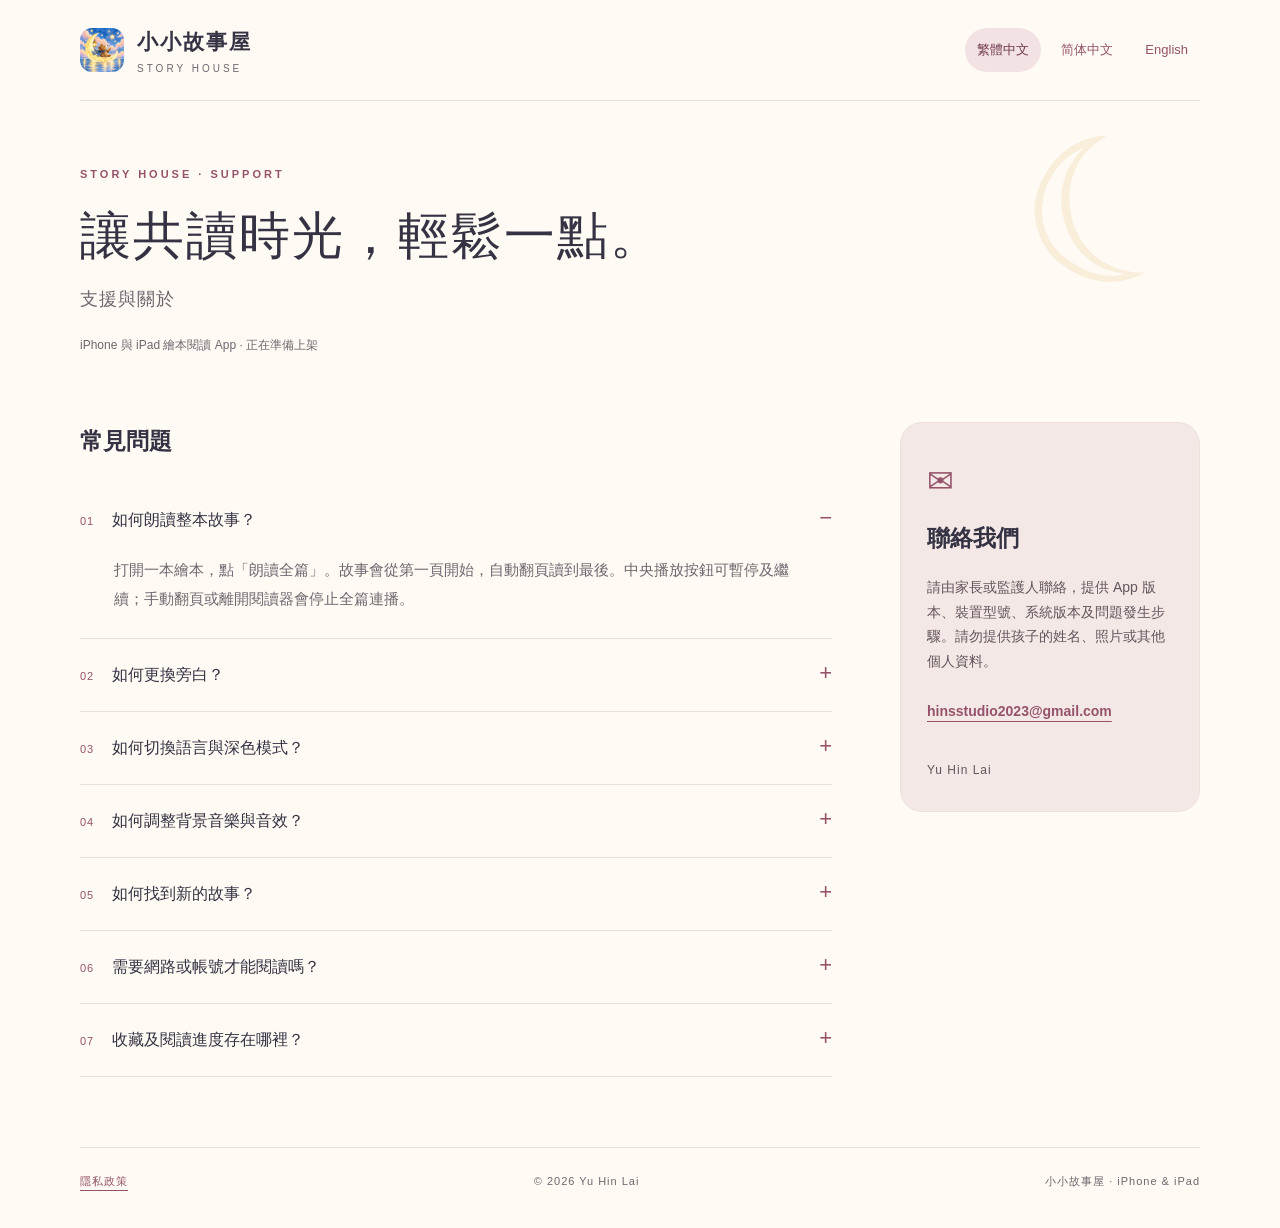
<file: index.html>
<!doctype html>
<html lang="zh-Hant">
<head>
<meta charset="utf-8"><meta name="referrer" content="strict-origin-when-cross-origin"><meta name="viewport" content="width=device-width, initial-scale=1">
<title>小小故事屋 · 支援與關於</title>
<meta name="description" content="讓共讀時光，輕鬆一點。 請由家長或監護人聯絡，提供 App 版本、裝置型號、系統版本及問題發生步驟。請勿提供孩子的姓名、照片或其他個人資料。">
<meta name="theme-color" content="#fffaf3">
<link rel="icon" href="app-icon.png">
<link rel="stylesheet" href="styles.css">
</head>
<body>
<header>
<a class="brand" href="./" aria-label="小小故事屋"><img src="app-icon.png" width="44" height="44" alt=""><span>小小故事屋<small>STORY HOUSE</small></span></a>
<nav aria-label="Language">
<a href="./" lang="zh-Hant" aria-current="page">繁體中文</a>
<a href="zh-Hans/" lang="zh-Hans" >简体中文</a>
<a href="en/" lang="en" >English</a>
</nav>
</header>
<main>
<section class="intro" aria-labelledby="title">
<p class="eyebrow">STORY HOUSE · SUPPORT</p>
<h1 id="title">讓共讀時光，輕鬆一點。</h1>
<p class="lead">支援與關於</p>
<p class="release">iPhone 與 iPad 繪本閱讀 App · 正在準備上架</p>
<div class="moon" aria-hidden="true">☾</div>
</section>
<div class="layout">
<section class="questions" aria-labelledby="faq">
<h2 id="faq">常見問題</h2>
<details open><summary><span class="number">01</span>如何朗讀整本故事？</summary><p>打開一本繪本，點「朗讀全篇」。故事會從第一頁開始，自動翻頁讀到最後。中央播放按鈕可暫停及繼續；手動翻頁或離開閱讀器會停止全篇連播。</p></details>
<details><summary><span class="number">02</span>如何更換旁白？</summary><p>在閱讀器點「聲音」，選擇 Achernar、Aoede 或 Charon。可試聽目前頁面，選擇會自動儲存。</p></details>
<details><summary><span class="number">03</span>如何切換語言與深色模式？</summary><p>點地球圖示，選擇繁體中文、簡體中文或英文。介面、故事文字與旁白會一起切換，收藏與閱讀進度保留。同一頁可選擇淺色、深色或跟隨系統外觀。</p></details>
<details><summary><span class="number">04</span>如何調整背景音樂與音效？</summary><p>首頁點「背景音樂」，或在故事內點「聲音」。音樂與場景音效可分別開關、調整音量。朗讀時背景音樂會自動降低；拔除耳機後，請主動按播放或繼續音樂。</p></details>
<details><summary><span class="number">05</span>如何找到新的故事？</summary><p>在書櫃搜尋故事名稱，或到「分類」選擇睡前、冒險、友誼。點「隨機故事」可隨機開啟一本繪本；點愛心可加入收藏。</p></details>
<details><summary><span class="number">06</span>需要網路或帳號才能閱讀嗎？</summary><p>完成 App 下載後，內附的故事、插畫與旁白可離線使用。閱讀不需要註冊帳號。</p></details>
<details><summary><span class="number">07</span>收藏及閱讀進度存在哪裡？</summary><p>收藏、閱讀進度及設定儲存在目前裝置上，目前沒有跨裝置同步。刪除 App 可能會移除這些本機資料。</p></details>
</section>
<aside aria-labelledby="contact">
<span class="contact-mark" aria-hidden="true">✉</span>
<h2 id="contact">聯絡我們</h2>
<p>請由家長或監護人聯絡，提供 App 版本、裝置型號、系統版本及問題發生步驟。請勿提供孩子的姓名、照片或其他個人資料。</p>
<a class="email" href="mailto:hinsstudio2023@gmail.com">hinsstudio2023@gmail.com</a>
<p class="owner">Yu Hin Lai</p>
</aside>
</div>
</main>
<footer><a href="privacy.html">隱私政策</a><span>© 2026 Yu Hin Lai</span><span>小小故事屋 · iPhone &amp; iPad</span></footer>
</body>
</html>
</file>
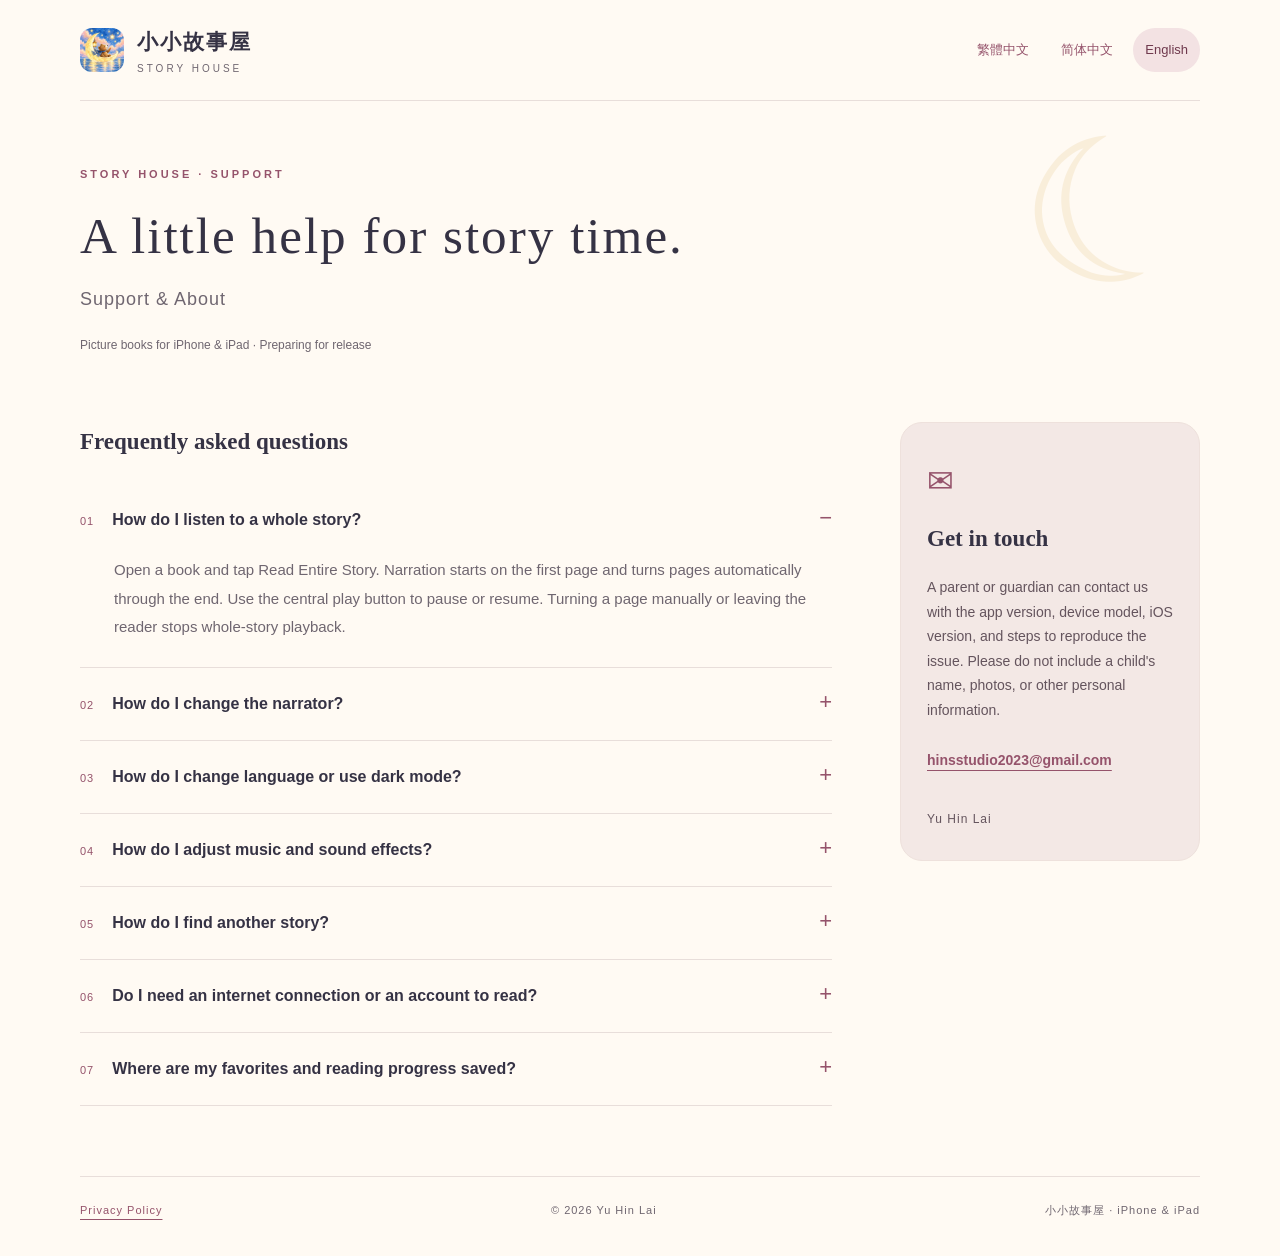
<file: en/index.html>
<!doctype html>
<html lang="en">
<head>
<meta charset="utf-8"><meta name="referrer" content="strict-origin-when-cross-origin"><meta name="viewport" content="width=device-width, initial-scale=1">
<title>小小故事屋 · Support &amp; About</title>
<meta name="description" content="A little help for story time. A parent or guardian can contact us with the app version, device model, iOS version, and steps to reproduce the issue. Please do not include a child&#39;s name, photos, or other personal information.">
<meta name="theme-color" content="#fffaf3">
<link rel="icon" href="../app-icon.png">
<link rel="stylesheet" href="../styles.css">
</head>
<body>
<header>
<a class="brand" href="../" aria-label="小小故事屋"><img src="../app-icon.png" width="44" height="44" alt=""><span>小小故事屋<small>STORY HOUSE</small></span></a>
<nav aria-label="Language">
<a href="../" lang="zh-Hant" >繁體中文</a>
<a href="../zh-Hans/" lang="zh-Hans" >简体中文</a>
<a href="./" lang="en" aria-current="page">English</a>
</nav>
</header>
<main>
<section class="intro" aria-labelledby="title">
<p class="eyebrow">STORY HOUSE · SUPPORT</p>
<h1 id="title">A little help for story time.</h1>
<p class="lead">Support &amp; About</p>
<p class="release">Picture books for iPhone &amp; iPad · Preparing for release</p>
<div class="moon" aria-hidden="true">☾</div>
</section>
<div class="layout">
<section class="questions" aria-labelledby="faq">
<h2 id="faq">Frequently asked questions</h2>
<details open><summary><span class="number">01</span>How do I listen to a whole story?</summary><p>Open a book and tap Read Entire Story. Narration starts on the first page and turns pages automatically through the end. Use the central play button to pause or resume. Turning a page manually or leaving the reader stops whole-story playback.</p></details>
<details><summary><span class="number">02</span>How do I change the narrator?</summary><p>Tap Voices in the reader, then choose Achernar, Aoede, or Charon. You can preview the current page. Your selection is saved automatically.</p></details>
<details><summary><span class="number">03</span>How do I change language or use dark mode?</summary><p>Tap the globe and choose Traditional Chinese, Simplified Chinese, or English. The interface, story text, and narration change together, while favorites and reading progress are preserved. The same screen offers light, dark, or system appearance.</p></details>
<details><summary><span class="number">04</span>How do I adjust music and sound effects?</summary><p>Tap Background Music in the library or Voices in a story. Music and scene sounds have separate switches and volume controls. Music becomes quieter during narration. After unplugging headphones, tap play or resume music to continue.</p></details>
<details><summary><span class="number">05</span>How do I find another story?</summary><p>Search by title or browse Bedtime, Adventure, and Friendship in Categories. Tap Random Story to open a randomly selected book, or tap a heart to save a favorite.</p></details>
<details><summary><span class="number">06</span>Do I need an internet connection or an account to read?</summary><p>After downloading the app, included stories, illustrations, and narration work offline. Reading does not require a user account.</p></details>
<details><summary><span class="number">07</span>Where are my favorites and reading progress saved?</summary><p>Favorites, reading progress, and preferences are stored on your current device. Cross-device sync is not available. Deleting the app may remove this local data.</p></details>
</section>
<aside aria-labelledby="contact">
<span class="contact-mark" aria-hidden="true">✉</span>
<h2 id="contact">Get in touch</h2>
<p>A parent or guardian can contact us with the app version, device model, iOS version, and steps to reproduce the issue. Please do not include a child&#39;s name, photos, or other personal information.</p>
<a class="email" href="mailto:hinsstudio2023@gmail.com">hinsstudio2023@gmail.com</a>
<p class="owner">Yu Hin Lai</p>
</aside>
</div>
</main>
<footer><a href="privacy.html">Privacy Policy</a><span>© 2026 Yu Hin Lai</span><span>小小故事屋 · iPhone &amp; iPad</span></footer>
</body>
</html>
</file>
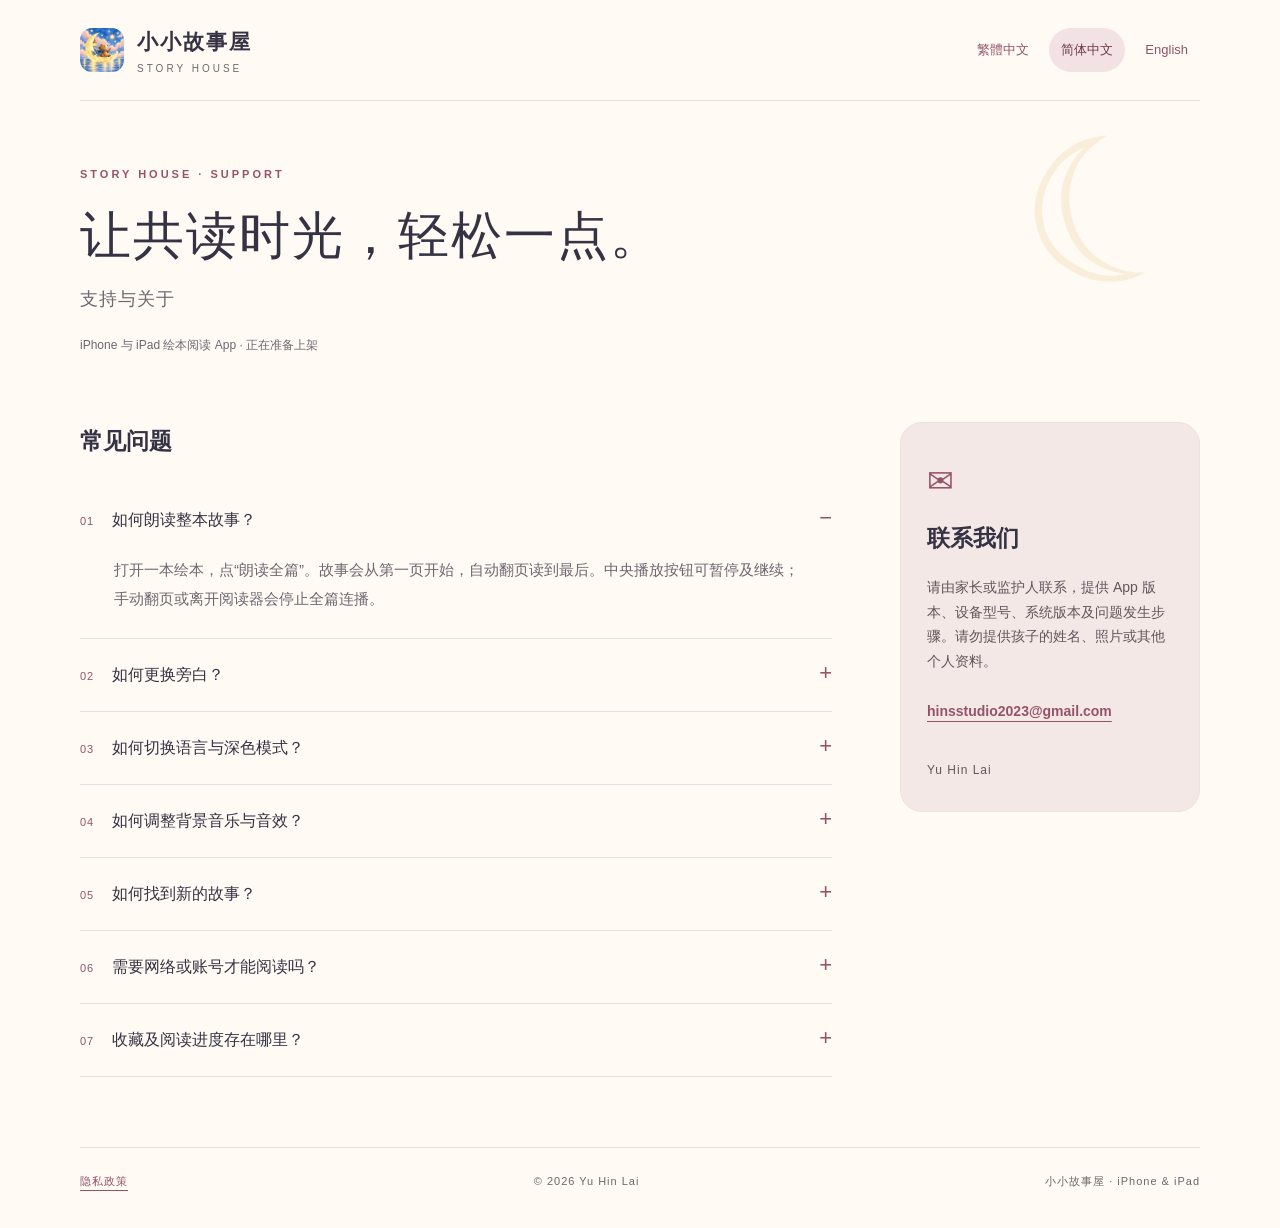
<file: zh-Hans/index.html>
<!doctype html>
<html lang="zh-Hans">
<head>
<meta charset="utf-8"><meta name="referrer" content="strict-origin-when-cross-origin"><meta name="viewport" content="width=device-width, initial-scale=1">
<title>小小故事屋 · 支持与关于</title>
<meta name="description" content="让共读时光，轻松一点。 请由家长或监护人联系，提供 App 版本、设备型号、系统版本及问题发生步骤。请勿提供孩子的姓名、照片或其他个人资料。">
<meta name="theme-color" content="#fffaf3">
<link rel="icon" href="../app-icon.png">
<link rel="stylesheet" href="../styles.css">
</head>
<body>
<header>
<a class="brand" href="../" aria-label="小小故事屋"><img src="../app-icon.png" width="44" height="44" alt=""><span>小小故事屋<small>STORY HOUSE</small></span></a>
<nav aria-label="Language">
<a href="../" lang="zh-Hant" >繁體中文</a>
<a href="./" lang="zh-Hans" aria-current="page">简体中文</a>
<a href="../en/" lang="en" >English</a>
</nav>
</header>
<main>
<section class="intro" aria-labelledby="title">
<p class="eyebrow">STORY HOUSE · SUPPORT</p>
<h1 id="title">让共读时光，轻松一点。</h1>
<p class="lead">支持与关于</p>
<p class="release">iPhone 与 iPad 绘本阅读 App · 正在准备上架</p>
<div class="moon" aria-hidden="true">☾</div>
</section>
<div class="layout">
<section class="questions" aria-labelledby="faq">
<h2 id="faq">常见问题</h2>
<details open><summary><span class="number">01</span>如何朗读整本故事？</summary><p>打开一本绘本，点“朗读全篇”。故事会从第一页开始，自动翻页读到最后。中央播放按钮可暂停及继续；手动翻页或离开阅读器会停止全篇连播。</p></details>
<details><summary><span class="number">02</span>如何更换旁白？</summary><p>在阅读器点“声音”，选择 Achernar、Aoede 或 Charon。可试听当前页面，选择会自动保存。</p></details>
<details><summary><span class="number">03</span>如何切换语言与深色模式？</summary><p>点地球图标，选择繁体中文、简体中文或英文。界面、故事文字与旁白会一起切换，收藏与阅读进度保留。同一页可选择浅色、深色或跟随系统外观。</p></details>
<details><summary><span class="number">04</span>如何调整背景音乐与音效？</summary><p>首页点“背景音乐”，或在故事内点“声音”。音乐与场景音效可分别开关、调整音量。朗读时背景音乐会自动降低；拔除耳机后，请主动按播放或继续音乐。</p></details>
<details><summary><span class="number">05</span>如何找到新的故事？</summary><p>在书架搜索故事名称，或到“分类”选择睡前、冒险、友谊。点“随机故事”可随机打开一本绘本；点爱心可加入收藏。</p></details>
<details><summary><span class="number">06</span>需要网络或账号才能阅读吗？</summary><p>完成 App 下载后，内附的故事、插画与旁白可离线使用。阅读不需要注册账号。</p></details>
<details><summary><span class="number">07</span>收藏及阅读进度存在哪里？</summary><p>收藏、阅读进度及设置保存在当前设备上，目前没有跨设备同步。删除 App 可能会移除这些本机资料。</p></details>
</section>
<aside aria-labelledby="contact">
<span class="contact-mark" aria-hidden="true">✉</span>
<h2 id="contact">联系我们</h2>
<p>请由家长或监护人联系，提供 App 版本、设备型号、系统版本及问题发生步骤。请勿提供孩子的姓名、照片或其他个人资料。</p>
<a class="email" href="mailto:hinsstudio2023@gmail.com">hinsstudio2023@gmail.com</a>
<p class="owner">Yu Hin Lai</p>
</aside>
</div>
</main>
<footer><a href="privacy.html">隐私政策</a><span>© 2026 Yu Hin Lai</span><span>小小故事屋 · iPhone &amp; iPad</span></footer>
</body>
</html>
</file>
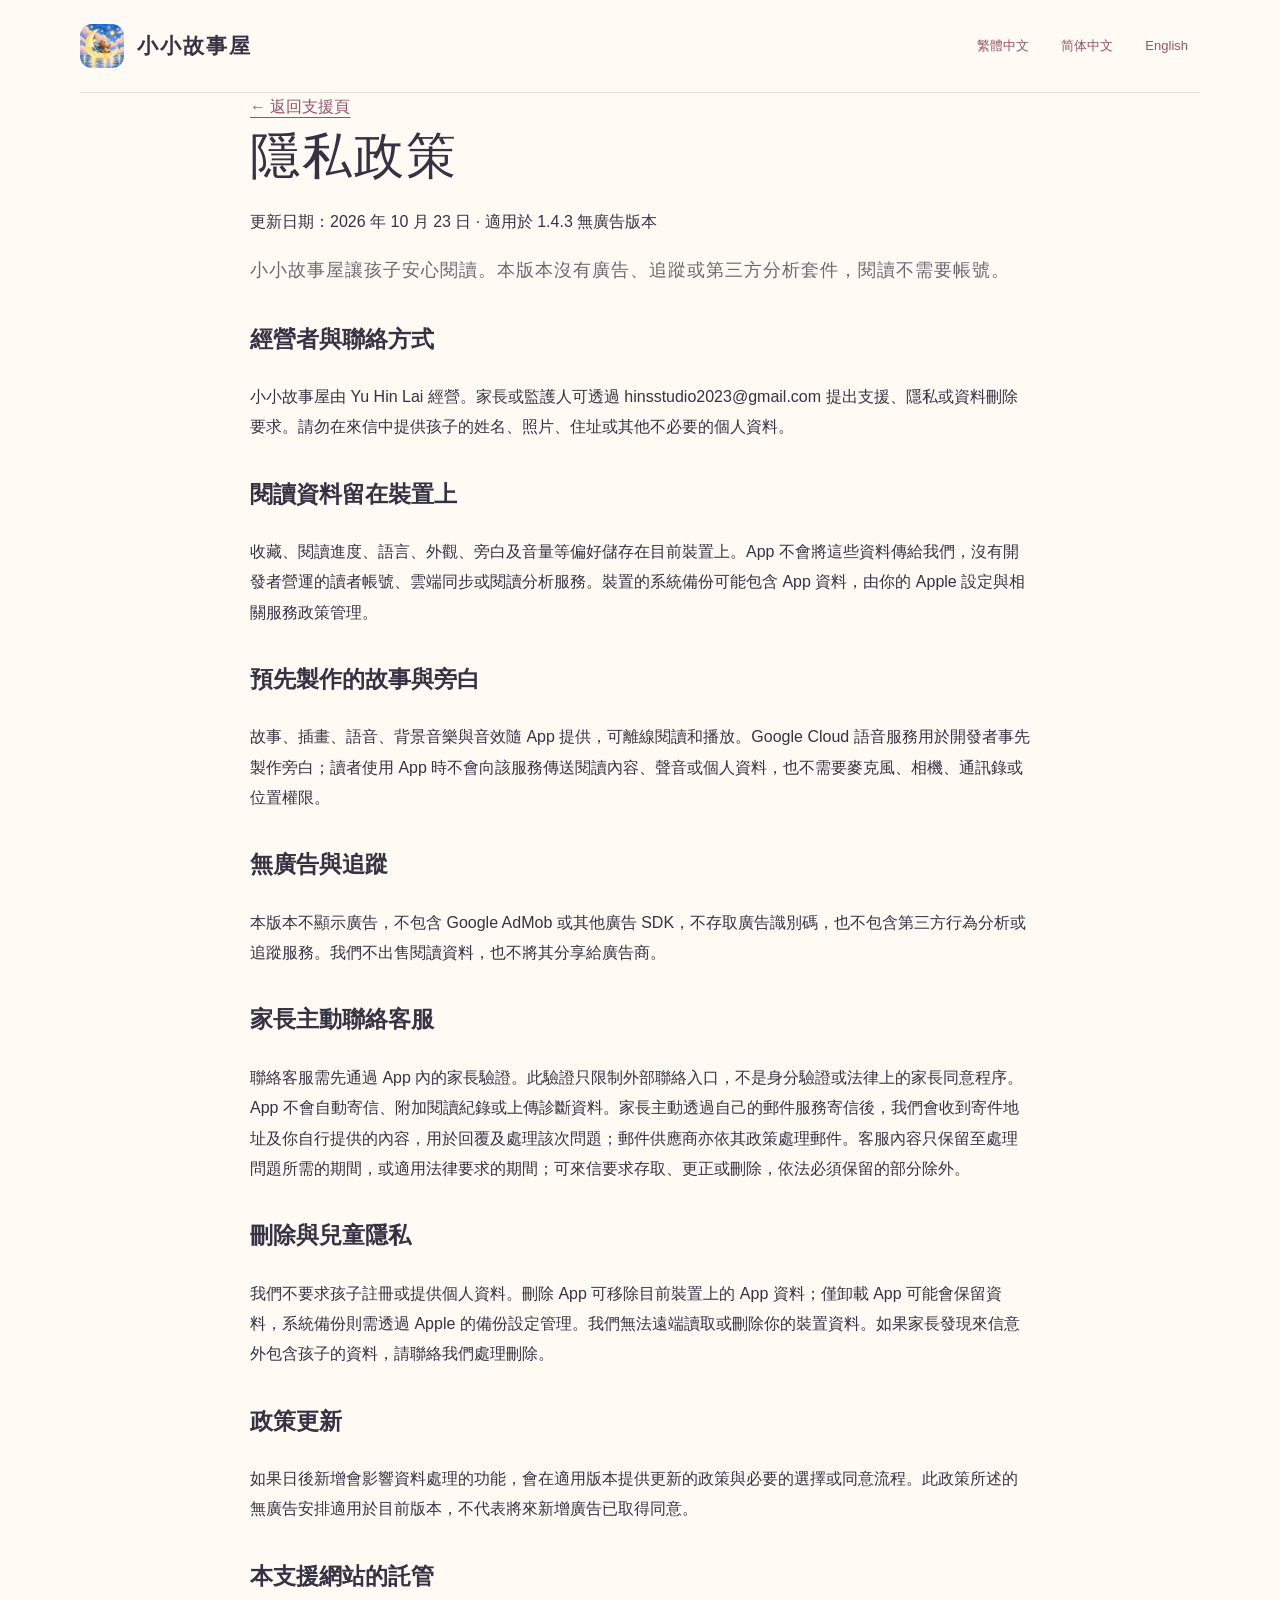
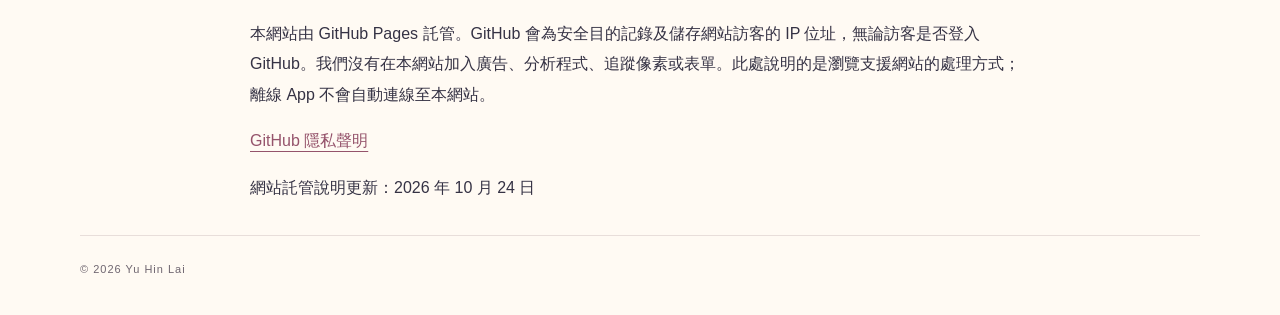
<file: privacy.html>
<!doctype html><html lang="zh-Hant"><head><meta charset="utf-8"><meta name="referrer" content="strict-origin-when-cross-origin"><meta name="viewport" content="width=device-width, initial-scale=1"><title>小小故事屋 · 隱私政策</title><link rel="stylesheet" href="styles.css"><link rel="icon" href="app-icon.png"><style>.policy{max-width:780px;margin:auto}.policy section{margin:32px 0}.policy p{line-height:1.9;overflow-wrap:anywhere}.policy h1{font-size:clamp(32px,5vw,50px)}</style></head><body><header><a class="brand" href="./"><img src="app-icon.png" width="44" height="44" alt=""><span>小小故事屋</span></a><nav aria-label="Language"><a href="privacy.html" lang="zh-Hant">繁體中文</a><a href="zh-Hans/privacy.html" lang="zh-Hans">简体中文</a><a href="en/privacy.html" lang="en">English</a></nav></header><main class="policy"><a href="./">← 返回支援頁</a><h1>隱私政策</h1><p>更新日期：2026 年 10 月 23 日 · 適用於 1.4.3 無廣告版本</p><p class="lead">小小故事屋讓孩子安心閱讀。本版本沒有廣告、追蹤或第三方分析套件，閱讀不需要帳號。</p><section><h2>經營者與聯絡方式</h2><p>小小故事屋由 Yu Hin Lai 經營。家長或監護人可透過 hinsstudio2023@gmail.com 提出支援、隱私或資料刪除要求。請勿在來信中提供孩子的姓名、照片、住址或其他不必要的個人資料。</p></section>
<section><h2>閱讀資料留在裝置上</h2><p>收藏、閱讀進度、語言、外觀、旁白及音量等偏好儲存在目前裝置上。App 不會將這些資料傳給我們，沒有開發者營運的讀者帳號、雲端同步或閱讀分析服務。裝置的系統備份可能包含 App 資料，由你的 Apple 設定與相關服務政策管理。</p></section>
<section><h2>預先製作的故事與旁白</h2><p>故事、插畫、語音、背景音樂與音效隨 App 提供，可離線閱讀和播放。Google Cloud 語音服務用於開發者事先製作旁白；讀者使用 App 時不會向該服務傳送閱讀內容、聲音或個人資料，也不需要麥克風、相機、通訊錄或位置權限。</p></section>
<section><h2>無廣告與追蹤</h2><p>本版本不顯示廣告，不包含 Google AdMob 或其他廣告 SDK，不存取廣告識別碼，也不包含第三方行為分析或追蹤服務。我們不出售閱讀資料，也不將其分享給廣告商。</p></section>
<section><h2>家長主動聯絡客服</h2><p>聯絡客服需先通過 App 內的家長驗證。此驗證只限制外部聯絡入口，不是身分驗證或法律上的家長同意程序。App 不會自動寄信、附加閱讀紀錄或上傳診斷資料。家長主動透過自己的郵件服務寄信後，我們會收到寄件地址及你自行提供的內容，用於回覆及處理該次問題；郵件供應商亦依其政策處理郵件。客服內容只保留至處理問題所需的期間，或適用法律要求的期間；可來信要求存取、更正或刪除，依法必須保留的部分除外。</p></section>
<section><h2>刪除與兒童隱私</h2><p>我們不要求孩子註冊或提供個人資料。刪除 App 可移除目前裝置上的 App 資料；僅卸載 App 可能會保留資料，系統備份則需透過 Apple 的備份設定管理。我們無法遠端讀取或刪除你的裝置資料。如果家長發現來信意外包含孩子的資料，請聯絡我們處理刪除。</p></section>
<section><h2>政策更新</h2><p>如果日後新增會影響資料處理的功能，會在適用版本提供更新的政策與必要的選擇或同意流程。此政策所述的無廣告安排適用於目前版本，不代表將來新增廣告已取得同意。</p></section><section id="website-hosting"><h2>本支援網站的託管</h2><p>本網站由 GitHub Pages 託管。GitHub 會為安全目的記錄及儲存網站訪客的 IP 位址，無論訪客是否登入 GitHub。我們沒有在本網站加入廣告、分析程式、追蹤像素或表單。此處說明的是瀏覽支援網站的處理方式；離線 App 不會自動連線至本網站。</p><p><a href="https://docs.github.com/en/site-policy/privacy-policies/github-general-privacy-statement">GitHub 隱私聲明</a></p><p>網站託管說明更新：2026 年 10 月 24 日</p></section></main><footer>© 2026 Yu Hin Lai</footer></body></html>
</file>
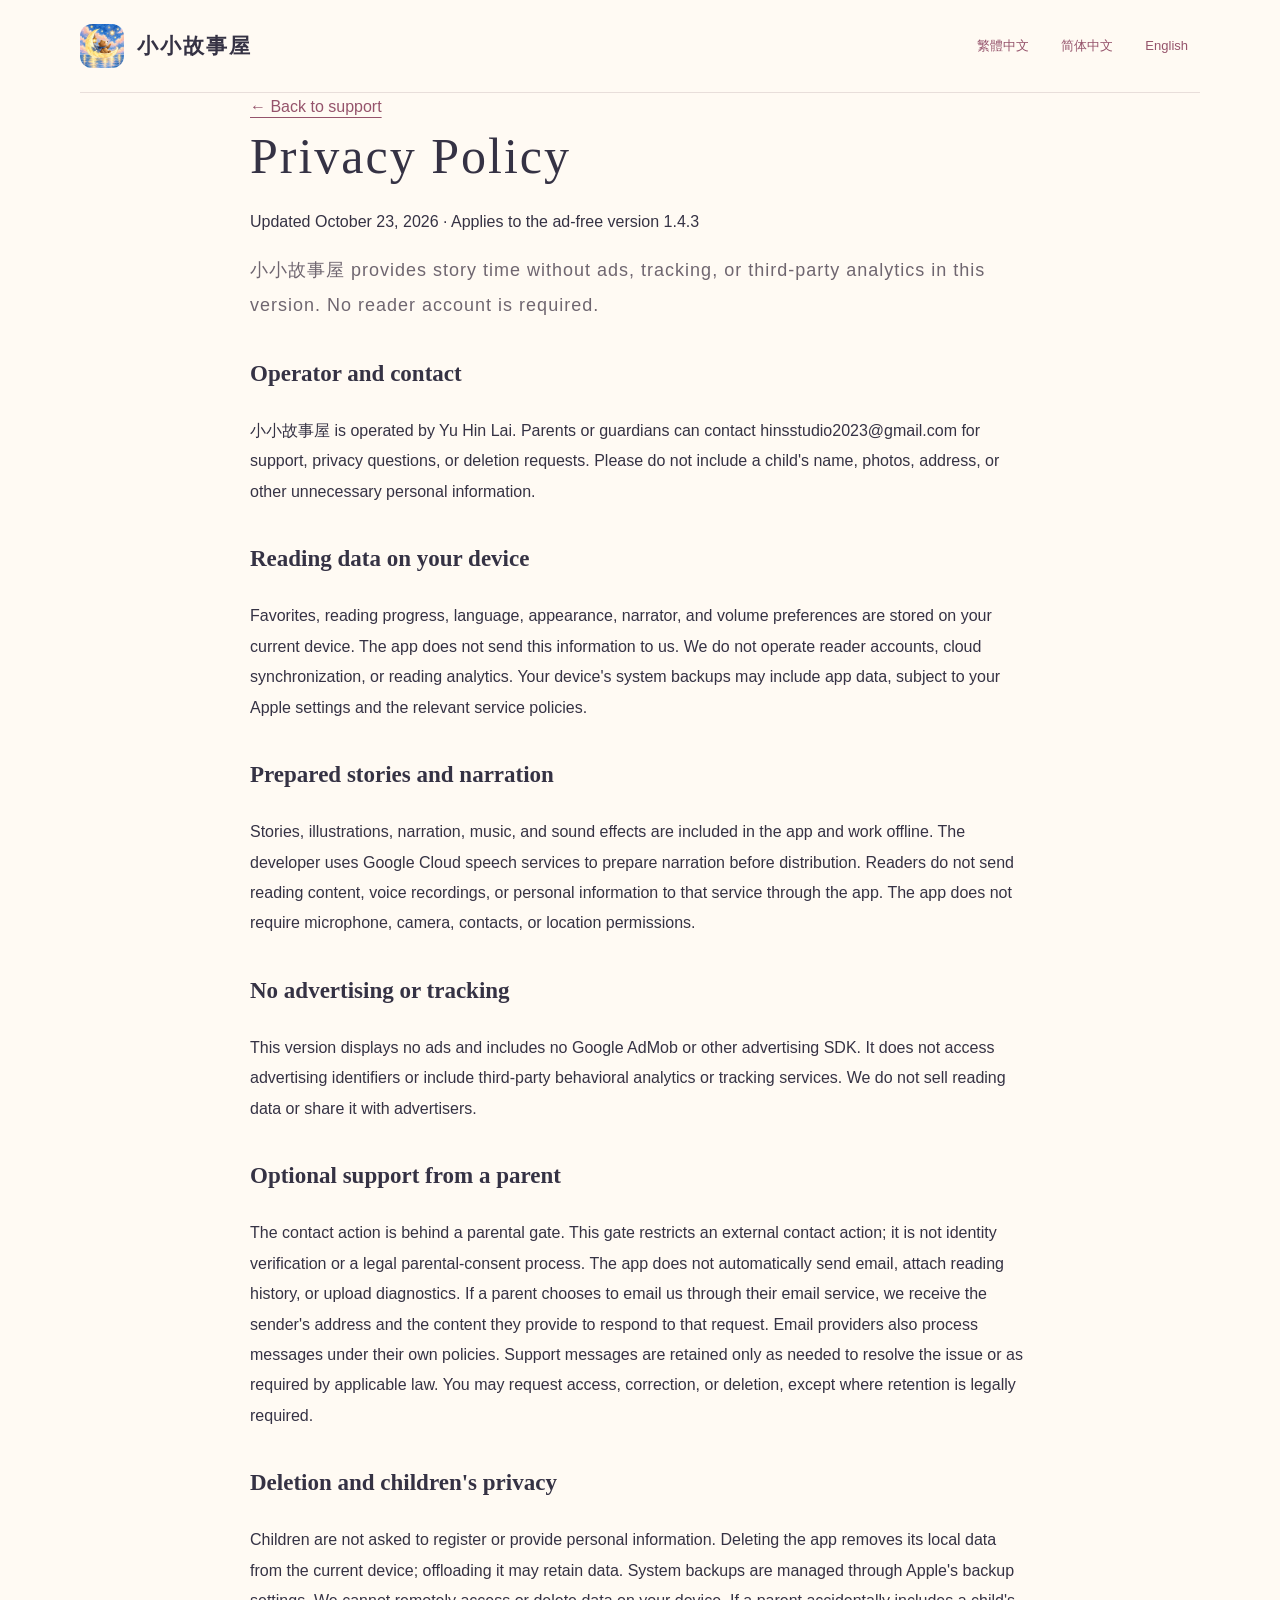
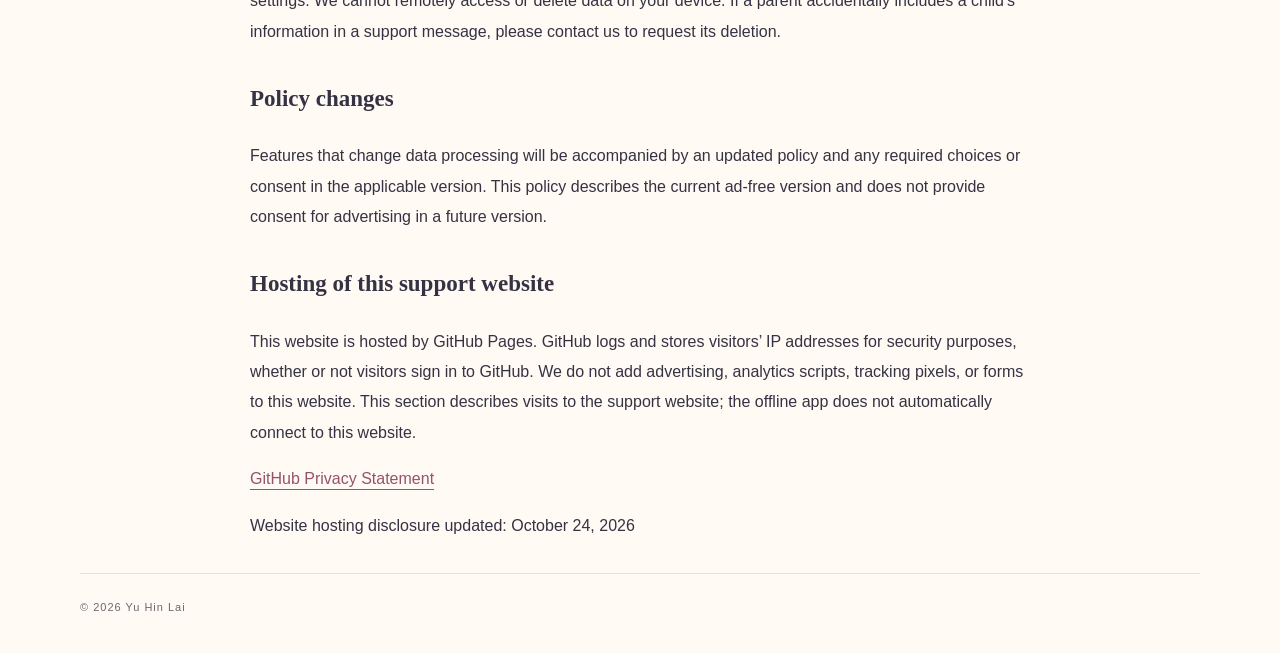
<file: en/privacy.html>
<!doctype html><html lang="en"><head><meta charset="utf-8"><meta name="referrer" content="strict-origin-when-cross-origin"><meta name="viewport" content="width=device-width, initial-scale=1"><title>小小故事屋 · Privacy Policy</title><link rel="stylesheet" href="../styles.css"><link rel="icon" href="../app-icon.png"><style>.policy{max-width:780px;margin:auto}.policy section{margin:32px 0}.policy p{line-height:1.9;overflow-wrap:anywhere}.policy h1{font-size:clamp(32px,5vw,50px)}</style></head><body><header><a class="brand" href="./"><img src="../app-icon.png" width="44" height="44" alt=""><span>小小故事屋</span></a><nav aria-label="Language"><a href="../privacy.html" lang="zh-Hant">繁體中文</a><a href="../zh-Hans/privacy.html" lang="zh-Hans">简体中文</a><a href="privacy.html" lang="en">English</a></nav></header><main class="policy"><a href="./">← Back to support</a><h1>Privacy Policy</h1><p>Updated October 23, 2026 · Applies to the ad-free version 1.4.3</p><p class="lead">小小故事屋 provides story time without ads, tracking, or third-party analytics in this version. No reader account is required.</p><section><h2>Operator and contact</h2><p>小小故事屋 is operated by Yu Hin Lai. Parents or guardians can contact hinsstudio2023@gmail.com for support, privacy questions, or deletion requests. Please do not include a child&#x27;s name, photos, address, or other unnecessary personal information.</p></section>
<section><h2>Reading data on your device</h2><p>Favorites, reading progress, language, appearance, narrator, and volume preferences are stored on your current device. The app does not send this information to us. We do not operate reader accounts, cloud synchronization, or reading analytics. Your device&#x27;s system backups may include app data, subject to your Apple settings and the relevant service policies.</p></section>
<section><h2>Prepared stories and narration</h2><p>Stories, illustrations, narration, music, and sound effects are included in the app and work offline. The developer uses Google Cloud speech services to prepare narration before distribution. Readers do not send reading content, voice recordings, or personal information to that service through the app. The app does not require microphone, camera, contacts, or location permissions.</p></section>
<section><h2>No advertising or tracking</h2><p>This version displays no ads and includes no Google AdMob or other advertising SDK. It does not access advertising identifiers or include third-party behavioral analytics or tracking services. We do not sell reading data or share it with advertisers.</p></section>
<section><h2>Optional support from a parent</h2><p>The contact action is behind a parental gate. This gate restricts an external contact action; it is not identity verification or a legal parental-consent process. The app does not automatically send email, attach reading history, or upload diagnostics. If a parent chooses to email us through their email service, we receive the sender&#x27;s address and the content they provide to respond to that request. Email providers also process messages under their own policies. Support messages are retained only as needed to resolve the issue or as required by applicable law. You may request access, correction, or deletion, except where retention is legally required.</p></section>
<section><h2>Deletion and children&#x27;s privacy</h2><p>Children are not asked to register or provide personal information. Deleting the app removes its local data from the current device; offloading it may retain data. System backups are managed through Apple&#x27;s backup settings. We cannot remotely access or delete data on your device. If a parent accidentally includes a child&#x27;s information in a support message, please contact us to request its deletion.</p></section>
<section><h2>Policy changes</h2><p>Features that change data processing will be accompanied by an updated policy and any required choices or consent in the applicable version. This policy describes the current ad-free version and does not provide consent for advertising in a future version.</p></section><section id="website-hosting"><h2>Hosting of this support website</h2><p>This website is hosted by GitHub Pages. GitHub logs and stores visitors’ IP addresses for security purposes, whether or not visitors sign in to GitHub. We do not add advertising, analytics scripts, tracking pixels, or forms to this website. This section describes visits to the support website; the offline app does not automatically connect to this website.</p><p><a href="https://docs.github.com/en/site-policy/privacy-policies/github-general-privacy-statement">GitHub Privacy Statement</a></p><p>Website hosting disclosure updated: October 24, 2026</p></section></main><footer>© 2026 Yu Hin Lai</footer></body></html>
</file>
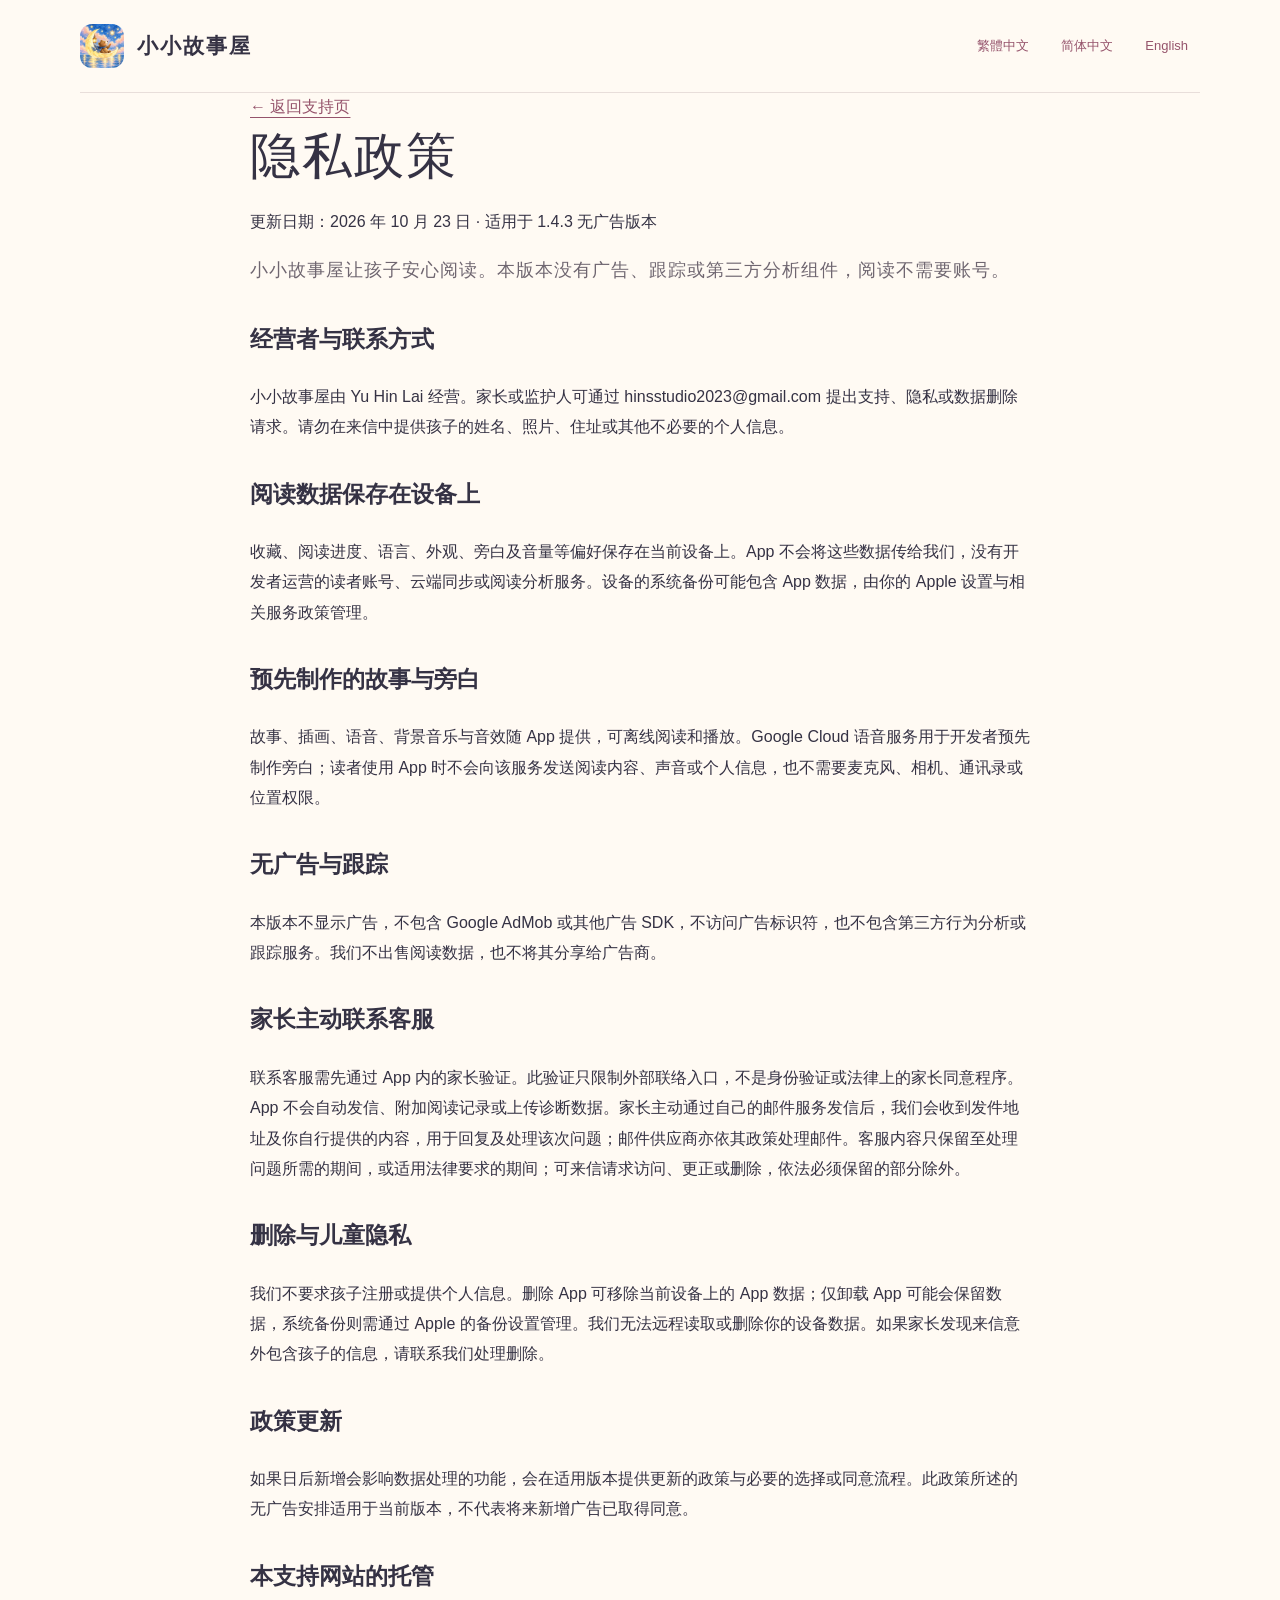
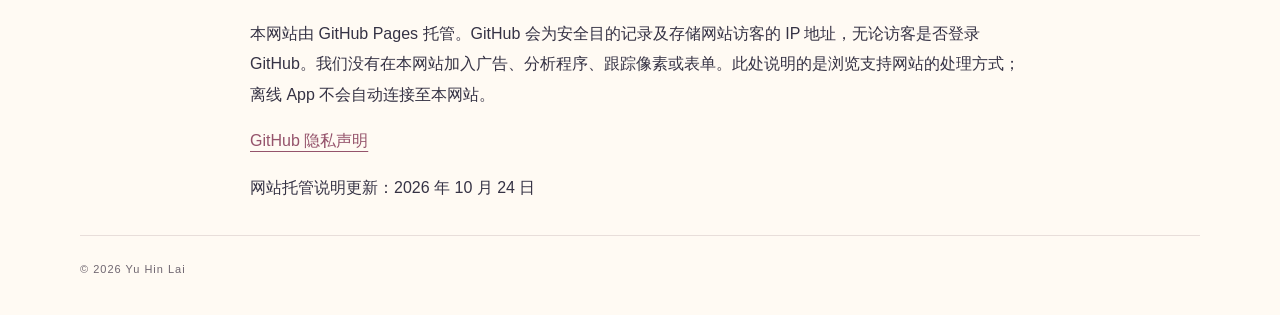
<file: zh-Hans/privacy.html>
<!doctype html><html lang="zh-Hans"><head><meta charset="utf-8"><meta name="referrer" content="strict-origin-when-cross-origin"><meta name="viewport" content="width=device-width, initial-scale=1"><title>小小故事屋 · 隐私政策</title><link rel="stylesheet" href="../styles.css"><link rel="icon" href="../app-icon.png"><style>.policy{max-width:780px;margin:auto}.policy section{margin:32px 0}.policy p{line-height:1.9;overflow-wrap:anywhere}.policy h1{font-size:clamp(32px,5vw,50px)}</style></head><body><header><a class="brand" href="./"><img src="../app-icon.png" width="44" height="44" alt=""><span>小小故事屋</span></a><nav aria-label="Language"><a href="../privacy.html" lang="zh-Hant">繁體中文</a><a href="privacy.html" lang="zh-Hans">简体中文</a><a href="../en/privacy.html" lang="en">English</a></nav></header><main class="policy"><a href="./">← 返回支持页</a><h1>隐私政策</h1><p>更新日期：2026 年 10 月 23 日 · 适用于 1.4.3 无广告版本</p><p class="lead">小小故事屋让孩子安心阅读。本版本没有广告、跟踪或第三方分析组件，阅读不需要账号。</p><section><h2>经营者与联系方式</h2><p>小小故事屋由 Yu Hin Lai 经营。家长或监护人可通过 hinsstudio2023@gmail.com 提出支持、隐私或数据删除请求。请勿在来信中提供孩子的姓名、照片、住址或其他不必要的个人信息。</p></section>
<section><h2>阅读数据保存在设备上</h2><p>收藏、阅读进度、语言、外观、旁白及音量等偏好保存在当前设备上。App 不会将这些数据传给我们，没有开发者运营的读者账号、云端同步或阅读分析服务。设备的系统备份可能包含 App 数据，由你的 Apple 设置与相关服务政策管理。</p></section>
<section><h2>预先制作的故事与旁白</h2><p>故事、插画、语音、背景音乐与音效随 App 提供，可离线阅读和播放。Google Cloud 语音服务用于开发者预先制作旁白；读者使用 App 时不会向该服务发送阅读内容、声音或个人信息，也不需要麦克风、相机、通讯录或位置权限。</p></section>
<section><h2>无广告与跟踪</h2><p>本版本不显示广告，不包含 Google AdMob 或其他广告 SDK，不访问广告标识符，也不包含第三方行为分析或跟踪服务。我们不出售阅读数据，也不将其分享给广告商。</p></section>
<section><h2>家长主动联系客服</h2><p>联系客服需先通过 App 内的家长验证。此验证只限制外部联络入口，不是身份验证或法律上的家长同意程序。App 不会自动发信、附加阅读记录或上传诊断数据。家长主动通过自己的邮件服务发信后，我们会收到发件地址及你自行提供的内容，用于回复及处理该次问题；邮件供应商亦依其政策处理邮件。客服内容只保留至处理问题所需的期间，或适用法律要求的期间；可来信请求访问、更正或删除，依法必须保留的部分除外。</p></section>
<section><h2>删除与儿童隐私</h2><p>我们不要求孩子注册或提供个人信息。删除 App 可移除当前设备上的 App 数据；仅卸载 App 可能会保留数据，系统备份则需通过 Apple 的备份设置管理。我们无法远程读取或删除你的设备数据。如果家长发现来信意外包含孩子的信息，请联系我们处理删除。</p></section>
<section><h2>政策更新</h2><p>如果日后新增会影响数据处理的功能，会在适用版本提供更新的政策与必要的选择或同意流程。此政策所述的无广告安排适用于当前版本，不代表将来新增广告已取得同意。</p></section><section id="website-hosting"><h2>本支持网站的托管</h2><p>本网站由 GitHub Pages 托管。GitHub 会为安全目的记录及存储网站访客的 IP 地址，无论访客是否登录 GitHub。我们没有在本网站加入广告、分析程序、跟踪像素或表单。此处说明的是浏览支持网站的处理方式；离线 App 不会自动连接至本网站。</p><p><a href="https://docs.github.com/en/site-policy/privacy-policies/github-general-privacy-statement">GitHub 隐私声明</a></p><p>网站托管说明更新：2026 年 10 月 24 日</p></section></main><footer>© 2026 Yu Hin Lai</footer></body></html>
</file>
<file: styles.css>
*{box-sizing:border-box}
:root{color-scheme:light;--cream:#fffaf3;--ink:#353244;--muted:#6f6670;--rose:#95536b;--line:#e8deda}
body{margin:0;background:var(--cream);color:var(--ink);font-family:-apple-system,BlinkMacSystemFont,"PingFang TC","Microsoft JhengHei",sans-serif;line-height:1.75}
header,main,footer{width:min(1120px,calc(100% - 64px));margin:auto}
header{display:flex;align-items:center;justify-content:space-between;gap:20px;padding:24px 0;border-bottom:1px solid var(--line)}
a{color:var(--rose);text-decoration-thickness:1px;text-underline-offset:5px}
a:focus-visible,summary:focus-visible{outline:3px solid #49688b;outline-offset:5px;border-radius:4px}
.brand{display:flex;gap:13px;align-items:center;text-decoration:none;color:var(--ink);font-family:"Songti TC",Georgia,serif;font-size:21px;font-weight:600;letter-spacing:2px}
.brand img{border-radius:12px;object-fit:cover}
.brand small{display:block;font:10px/1.5 -apple-system,BlinkMacSystemFont,sans-serif;letter-spacing:3px;color:var(--muted)}
nav{display:flex;gap:8px;flex-wrap:wrap}
nav a{padding:8px 12px;text-decoration:none;font-size:13px;border-radius:25px;min-height:44px;display:inline-flex;align-items:center}
nav a[aria-current]{background:#f3e2e3;color:#6f394d}
.intro{position:relative;padding:64px 0 54px;overflow:hidden}
.eyebrow{font-size:11px;letter-spacing:3px;color:var(--rose);font-weight:600;margin:0 0 16px}
h1{font-family:"Songti TC",Georgia,serif;font-size:clamp(32px,4vw,54px);line-height:1.4;font-weight:500;letter-spacing:2px;max-width:850px;margin:0 0 12px}
.lead{font-size:18px;letter-spacing:1px;margin:8px 0;color:var(--muted)}
.release{font-size:12px;color:var(--muted);margin-top:20px}
.moon{position:absolute;right:2px;top:12px;font-size:200px;line-height:1;color:#efd8ae;opacity:.35;z-index:-1;transform:rotate(-15deg)}
.layout{display:grid;grid-template-columns:minmax(0,1fr) 300px;gap:68px;align-items:start;padding-bottom:70px}
h2{font-family:"Songti TC",Georgia,serif;font-weight:600;font-size:23px;margin:0 0 22px}
details{border-bottom:1px solid var(--line)}
summary{display:flex;align-items:baseline;gap:18px;cursor:pointer;list-style:none;padding:22px 0;font-size:16px;font-weight:550}
summary::-webkit-details-marker{display:none}
summary:after{content:"+";color:var(--rose);margin-left:auto;font-size:22px;font-weight:300;line-height:1}
details[open] summary:after{content:"−"}
.number{font-size:11px;letter-spacing:1px;color:var(--rose);font-weight:400}
details p{margin:0;padding:0 22px 25px 34px;color:var(--muted);font-size:15px;line-height:1.9}
aside{padding:30px 26px;border-radius:22px;background:#f3e8e5;border:1px solid #eee1dc}
.contact-mark{color:var(--rose);font-size:32px}
aside h2{margin:10px 0 16px}
aside p{font-size:14px;color:#64545d}
.email{font-size:14px;font-weight:600;display:inline-block;padding:12px 0;overflow-wrap:anywhere}
.owner{font-size:12px!important;letter-spacing:1px;margin:24px 0 0}
footer{border-top:1px solid var(--line);padding:24px 0 36px;display:flex;justify-content:space-between;gap:16px;font-size:11px;letter-spacing:1px;color:var(--muted)}
@media(max-width:760px){header,main,footer{width:calc(100% - 40px)}header{align-items:flex-start;flex-direction:column;gap:18px;padding:20px 0}.brand{font-size:20px}nav{width:100%}nav a{padding:8px 14px}.intro{padding:40px 0 34px}.layout{grid-template-columns:1fr;gap:36px;padding-bottom:40px}summary{gap:12px}details p{padding-left:26px}aside{padding:26px}footer{flex-direction:column;gap:5px}.moon{font-size:160px;right:-32px;top:30px}}
</file>
